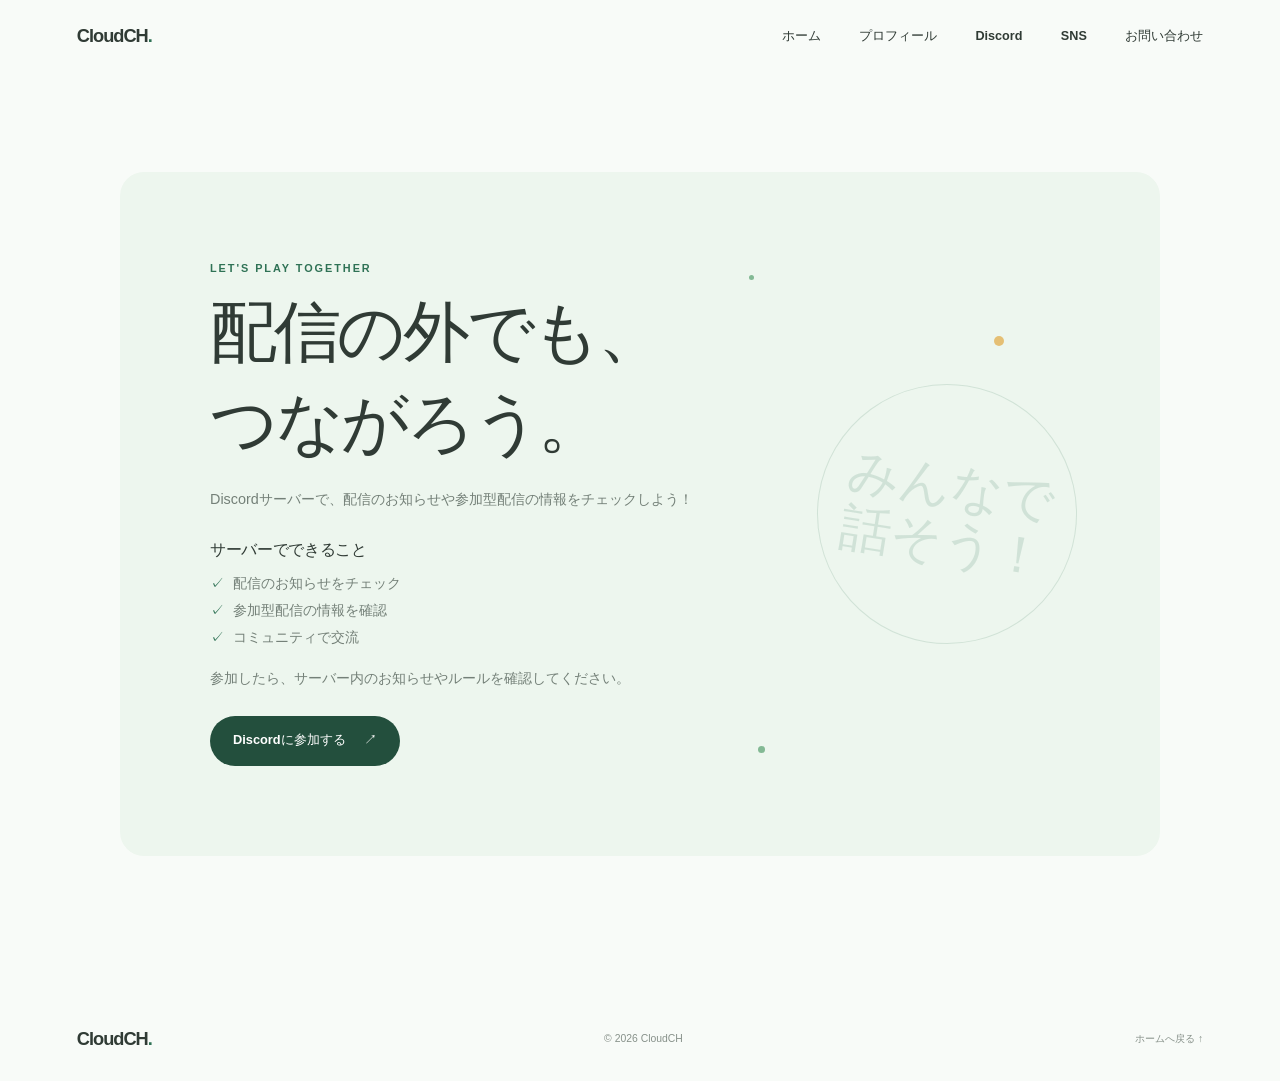
<file: discord.html>
<!doctype html>
<html lang="ja">
<head>
  <meta charset="utf-8">
  <meta name="viewport" content="width=device-width, initial-scale=1">
  <meta name="theme-color" content="#f8fbf8">
  <meta name="description" content="CloudCHのDiscordコミュニティ。配信のお知らせや参加型配信の情報はこちら。">
  <title>Discord | CloudCH</title>
  <link rel="stylesheet" href="styles.css">
  <script src="site-config.js"></script>
  <script src="script.js" defer></script>
</head>
<body class="content-page">
  <header class="site-header">
    <a class="wordmark" href="index.html" aria-label="CloudCH ホーム">CloudCH<span>.</span></a>
    <button class="menu-toggle" type="button" aria-expanded="false" aria-controls="site-nav" aria-label="メニューを開く">
      <span></span><span></span>
    </button>
    <nav class="site-nav" id="site-nav" aria-label="メインメニュー">
      <a href="index.html">ホーム</a>
      <a href="profile.html">プロフィール</a>
      <a href="discord.html" aria-current="page">Discord</a>
      <a href="index.html#social">SNS</a>
      <a href="index.html#contact">お問い合わせ</a>
    </nav>
  </header>

  <main>
    <section class="section detail-section" aria-labelledby="discord-title">
      <div class="section-inner discord-detail-card">
        <div class="discord-decoration" aria-hidden="true">みんなで<br>話そう！</div>
        <div class="discord-doodle" aria-hidden="true"><span></span><span></span><span></span></div>
        <div class="detail-copy">
          <p class="eyebrow">LET'S PLAY TOGETHER</p>
          <h1 id="discord-title">配信の外でも、<br>つながろう。</h1>
          <p class="body-copy" data-discord-description>Discordサーバーで、配信のお知らせや参加型配信の情報をチェックしよう！</p>
          <div class="community-notes">
            <h2 class="detail-subheading">サーバーでできること</h2>
            <ul>
              <li>配信のお知らせをチェック</li>
              <li>参加型配信の情報を確認</li>
              <li>コミュニティで交流</li>
            </ul>
            <p class="body-copy">参加したら、サーバー内のお知らせやルールを確認してください。</p>
          </div>
          <a class="button button-dark" data-discord-link href="#discord">Discordに参加する <span aria-hidden="true">↗</span></a>
        </div>
      </div>
    </section>
  </main>

  <footer class="site-footer">
    <a class="wordmark" href="index.html">CloudCH<span>.</span></a>
    <p>© <span id="current-year"></span> CloudCH</p>
    <a class="back-top" href="index.html">ホームへ戻る ↑</a>
  </footer>
</body>
</html>
</file>
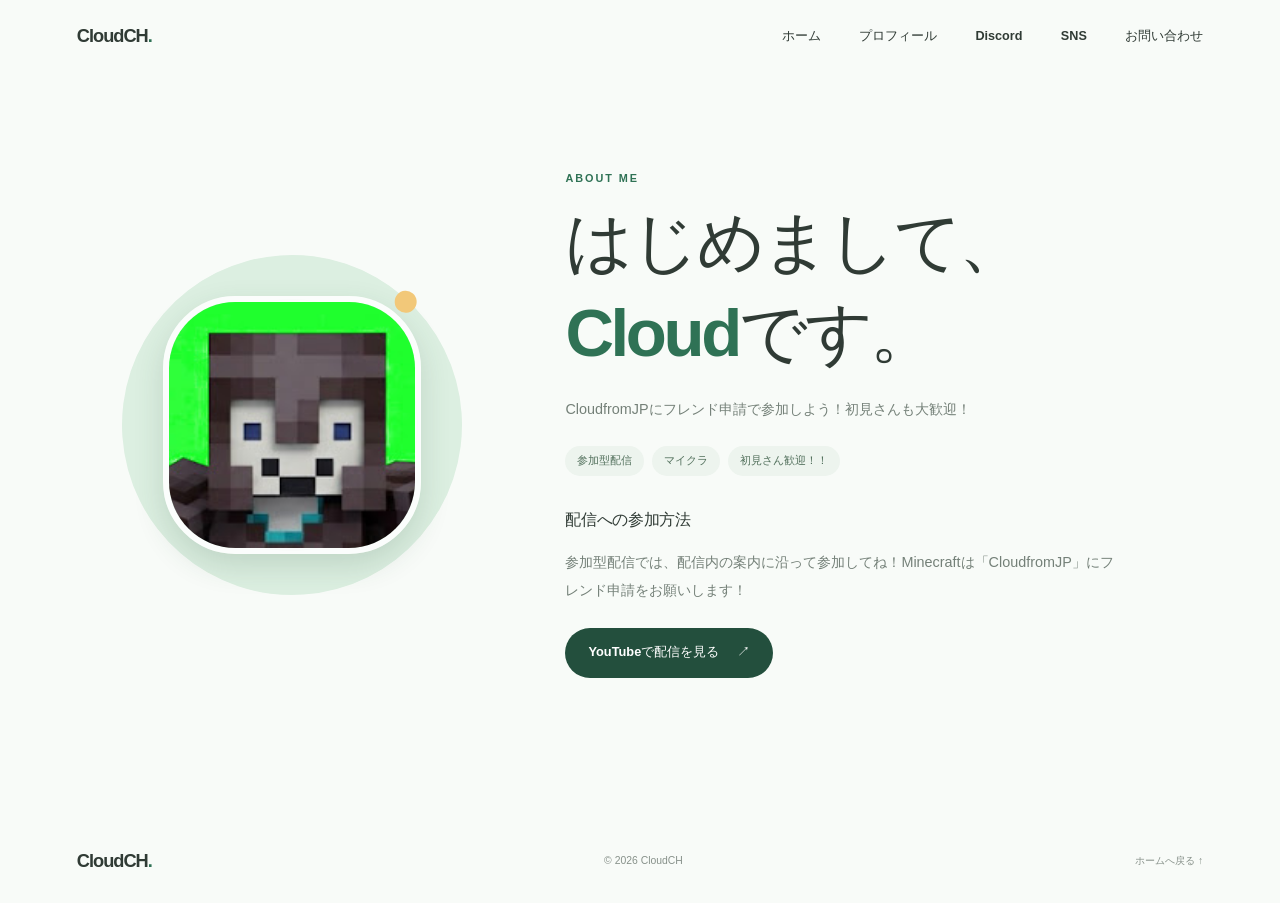
<file: profile.html>
<!doctype html>
<html lang="ja">
<head>
  <meta charset="utf-8">
  <meta name="viewport" content="width=device-width, initial-scale=1">
  <meta name="theme-color" content="#f8fbf8">
  <meta name="description" content="CloudCHのプロフィール。参加型配信や参加方法をご紹介します。">
  <title>プロフィール | CloudCH</title>
  <link rel="stylesheet" href="styles.css">
  <script src="site-config.js"></script>
  <script src="script.js" defer></script>
</head>
<body class="content-page">
  <header class="site-header">
    <a class="wordmark" href="index.html" aria-label="CloudCH ホーム">CloudCH<span>.</span></a>
    <button class="menu-toggle" type="button" aria-expanded="false" aria-controls="site-nav" aria-label="メニューを開く">
      <span></span><span></span>
    </button>
    <nav class="site-nav" id="site-nav" aria-label="メインメニュー">
      <a href="index.html">ホーム</a>
      <a href="profile.html" aria-current="page">プロフィール</a>
      <a href="discord.html">Discord</a>
      <a href="index.html#social">SNS</a>
      <a href="index.html#contact">お問い合わせ</a>
    </nav>
  </header>

  <main>
    <section class="section detail-section" aria-labelledby="profile-title">
      <div class="section-inner detail-layout">
        <div class="profile-mark detail-profile-mark">
          <img class="profile-avatar" src="channels4_profile (1).jpg" alt="クラウドチャンネルのプロフィールアイコン">
          <i aria-hidden="true"></i>
        </div>
        <div class="detail-copy">
          <p class="eyebrow">ABOUT ME</p>
          <h1 id="profile-title">はじめまして、<br><span>Cloud</span>です。</h1>
          <p class="body-copy" data-profile-bio>CloudfromJPにフレンド申請で参加しよう！初見さんも大歓迎！</p>
          <div class="profile-tags">
            <span>参加型配信</span><span>マイクラ</span><span>初見さん歓迎！！</span>
          </div>
          <h2 class="detail-subheading">配信への参加方法</h2>
          <p class="body-copy">参加型配信では、配信内の案内に沿って参加してね！Minecraftは「CloudfromJP」にフレンド申請をお願いします！</p>
          <a class="button button-dark" data-youtube-link href="index.html#social">YouTubeで配信を見る <span aria-hidden="true">↗</span></a>
        </div>
      </div>
    </section>
  </main>

  <footer class="site-footer">
    <a class="wordmark" href="index.html">CloudCH<span>.</span></a>
    <p>© <span id="current-year"></span> CloudCH</p>
    <a class="back-top" href="index.html">ホームへ戻る ↑</a>
  </footer>
</body>
</html>
</file>
<file: styles.css>
:root {
  color-scheme: light;
  --paper: #f8fbf8;
  --white: #fff;
  --ink: #303b35;
  --muted: #748078;
  --green: #2f7255;
  --green-dark: #234f3d;
  --mint: #dcefe1;
  --mint-pale: #edf6ee;
  --line: #e4ebe5;
  --thumb-width: clamp(150px, 30vw, 330px);
  font-family: "Hiragino Kaku Gothic ProN", "Yu Gothic", Meiryo, sans-serif;
  font-synthesis: none;
  text-rendering: optimizeLegibility;
}

* { box-sizing: border-box; }
html { scroll-behavior: smooth; scroll-padding-top: 76px; }
body { margin: 0; background: var(--paper); color: var(--ink); }
a { color: inherit; }
button { font: inherit; }

.site-header {
  position: absolute;
  z-index: 5;
  inset: 0 0 auto;
  display: flex;
  align-items: center;
  justify-content: space-between;
  min-height: 72px;
  padding: 0 clamp(20px, 6vw, 84px);
  color: var(--ink);
}
.wordmark { font-size: 1.14rem; font-weight: 800; letter-spacing: -.055em; text-decoration: none; }
.wordmark span { color: var(--green); }
.site-nav { display: flex; align-items: center; gap: clamp(18px, 3vw, 42px); }
.site-nav a { min-height: 44px; display: inline-flex; align-items: center; text-decoration: none; font-size: .79rem; font-weight: 600; transition: color .2s; }
.site-nav a:hover, .text-link:hover { color: var(--green); }
.menu-toggle { display: none; }

.hero {
  position: relative;
  display: grid;
  min-height: min(760px, 100vh);
  min-height: min(760px, 100svh);
  align-items: center;
  overflow: hidden;
  isolation: isolate;
  background: #dcefe2;
}
.marquee-stack { position: absolute; z-index: -2; inset: 19% -2% 16%; display: flex; flex-direction: column; justify-content: center; gap: 18px; transform: rotate(-4deg) scale(1.13); }
.marquee-row { overflow: hidden; width: 100%; }
.marquee-track { display: flex; width: max-content; gap: 0; animation: drift-left 50s linear .65s infinite backwards; }
.marquee-row-lower .marquee-track { position: relative; left: calc(var(--thumb-width) / -2); }
.marquee-card {
  position: relative;
  display: block;
  width: var(--thumb-width);
  aspect-ratio: 16 / 9;
  flex: 0 0 auto;
  overflow: hidden;
  border: 5px solid rgba(255,255,255,.82);
  border-radius: 13px;
  background: linear-gradient(135deg, #a9d8b7, #5f9b77);
  box-shadow: 0 14px 34px rgba(44, 80, 57, .15);
  text-decoration: none;
  margin-right: 16px;
}
.marquee-card img { width: 100%; height: 100%; display: block; object-fit: cover; }
.marquee-card::after { position: absolute; inset: auto 0 0; content: ""; height: 48%; background: linear-gradient(transparent, rgba(28, 44, 34, .68)); }
.marquee-card-title { position: absolute; z-index: 1; inset: auto 12px 10px; overflow: hidden; color: white; font-size: clamp(.65rem, 1.25vw, .88rem); font-weight: 700; text-overflow: ellipsis; white-space: nowrap; text-shadow: 0 1px 5px #26352b; }
.marquee-card.is-placeholder { display: grid; place-items: center; background: linear-gradient(145deg, #c8e5ce, #83b991); }
.marquee-card.is-placeholder::before { content: "CloudCH"; color: rgba(255,255,255,.83); font-size: clamp(1.2rem, 3vw, 2rem); font-weight: 800; letter-spacing: -.06em; }
.marquee-card.is-placeholder::after { content: "動画を準備中"; inset: auto 12px 10px; height: auto; background: none; text-align: center; font-size: .65rem; color: rgba(255,255,255,.9); }
.hero-shade { position: absolute; z-index: -1; inset: 0; background: radial-gradient(ellipse at center, rgba(247,251,247,.82) 0%, rgba(247,251,247,.59) 34%, rgba(247,251,247,.06) 76%); }
.hero-content { width: min(100% - 40px, 720px); margin: 28px auto 0; text-align: center; animation: rise-in .8s both; }
.eyebrow { margin: 0 0 13px; color: var(--green); font-size: .68rem; font-weight: 800; letter-spacing: .18em; }
.hero-eyebrow { color: #527a60; }
.hero h1 { margin: 0; font-size: clamp(4.5rem, 15vw, 10rem); line-height: .96; letter-spacing: -.09em; font-weight: 850; }
.hero-copy { margin: 19px 0 27px; color: #596a5d; font-size: clamp(.86rem, 2.4vw, 1.05rem); letter-spacing: .08em; }
.button { display: inline-flex; align-items: center; justify-content: center; gap: 18px; min-height: 50px; padding: 0 23px; border-radius: 99px; font-size: .8rem; font-weight: 700; text-decoration: none; transition: transform .2s, background .2s; }
.button:hover { transform: translateY(-2px); }
.button-light { background: white; color: var(--green-dark); box-shadow: 0 6px 22px rgba(49, 93, 64, .1); }
.button-light:hover { background: #f3fbf4; }
.scroll-cue { position: absolute; bottom: 23px; left: 50%; display: flex; align-items: center; flex-direction: column; gap: 7px; color: #55705d; font-size: .55rem; font-weight: 700; letter-spacing: .16em; text-decoration: none; transform: translateX(-50%); }
.scroll-cue span { width: 1px; height: 26px; background: #779480; }
.hero-sparkle { position: absolute; color: rgba(64, 126, 83, .4); }
.sparkle-one { top: 26%; left: 12%; font-size: 1.8rem; }
.sparkle-two { right: 12%; bottom: 25%; font-size: 1.3rem; }

.section { padding: clamp(75px, 11vw, 145px) 24px; }
.section-inner { position: relative; width: min(100%, 1040px); margin: 0 auto; }
.profile-mark { position: relative; display: grid; width: min(100%, 320px); aspect-ratio: 1; place-items: center; justify-self: center; border-radius: 50%; background: var(--mint); transform: rotate(-4deg); }
.profile-mark::before, .profile-mark::after { position: absolute; z-index: 0; content: ""; border: 1px solid rgba(47,114,85,.17); border-radius: 50%; pointer-events: none; }
.profile-mark::before { inset: 13%; }
.profile-mark::after { inset: 23%; }
.profile-avatar { position: relative; z-index: 1; width: 76%; aspect-ratio: 1; border: 6px solid rgba(255,255,255,.9); border-radius: 28%; object-fit: cover; box-shadow: 0 12px 30px rgba(44,80,57,.16); transform: rotate(4deg); }
.profile-mark i { position: absolute; z-index: 2; top: 13%; right: 11%; width: 22px; height: 22px; border-radius: 50%; background: #f2c879; }
.section-heading h2, .contact-inner h2 { margin: 0; font-size: clamp(2rem, 5vw, 3.3rem); line-height: 1.38; letter-spacing: -.045em; }
.body-copy { max-width: 550px; margin: 17px 0 0; color: var(--muted); font-size: .9rem; line-height: 1.95; }
.profile-tags { display: flex; flex-wrap: wrap; gap: 8px; margin-top: 22px; }
.profile-tags span { padding: 8px 12px; border-radius: 99px; background: #edf4ee; color: #52705c; font-size: .68rem; font-weight: 700; }
.button-dark { margin-top: 24px; background: var(--green-dark); color: white; }
.button-dark:hover { background: var(--green); }
.discord-decoration { position: absolute; right: 11%; top: 50%; display: grid; width: clamp(160px, 25vw, 260px); aspect-ratio: 1; place-content: center; border: 1px solid rgba(47,114,85,.15); border-radius: 50%; color: rgba(47,114,85,.15); font-size: clamp(2rem, 4vw, 3.5rem); font-weight: 800; line-height: 1.12; text-align: center; transform: translateY(-50%) rotate(9deg); }
.discord-doodle span { position: absolute; width: 10px; height: 10px; border-radius: 50%; background: #e5bf74; }
.discord-doodle span:nth-child(1) { top: 24%; right: 15%; }
.discord-doodle span:nth-child(2) { right: 38%; bottom: 15%; width: 7px; height: 7px; background: #83b994; }
.discord-doodle span:nth-child(3) { top: 15%; right: 39%; width: 5px; height: 5px; background: #83b994; }

.social-section { padding-bottom: clamp(75px, 10vw, 125px); }
.section-heading { display: flex; align-items: end; justify-content: space-between; gap: 20px; margin-bottom: 30px; }
.section-heading .body-copy { margin: 0 0 8px; }
.social-links { display: grid; grid-template-columns: repeat(2, 1fr); gap: 12px; }
.social-card { position: relative; display: flex; min-height: 132px; align-items: end; justify-content: space-between; padding: 20px 52px 20px 20px; border: 1px solid var(--line); border-radius: 15px; background: white; text-decoration: none; transition: transform .2s, border-color .2s, background .2s; }
.social-card:hover:not(.is-disabled) { transform: translateY(-4px); border-color: #b6d2bd; }
.social-card.is-disabled { cursor: default; }
.social-youtube { background: #e9f4eb; border-color: #e9f4eb; }
.social-icon { position: absolute; top: 17px; right: 17px; width: 43px; height: 43px; }
.youtube-icon rect { fill: #f04e45; }
.youtube-icon path { fill: #fff; }
.twitch-icon path:first-child { fill: #7651c9; }
.twitch-icon path:last-child { fill: #fff; }
.social-index { position: absolute; top: 18px; left: 20px; color: #98a69b; font-size: .63rem; font-weight: 700; }
.social-name { font-size: 1.05rem; font-weight: 800; }
.social-name small { display: block; margin-top: 3px; color: var(--muted); font-size: .65rem; font-weight: 500; }
.social-arrow { color: var(--green); font-size: 1.1rem; }

.page-link-grid { display: grid; grid-template-columns: repeat(2, minmax(0, 1fr)); gap: 16px; }
.pages-section { overflow-x: clip; }
.page-link-card { position: relative; display: flex; min-height: 260px; flex-direction: column; align-items: flex-start; justify-content: flex-end; overflow: hidden; padding: clamp(24px, 5vw, 46px); border-radius: 20px; text-decoration: none; transition: transform .2s; }
.page-link-card:hover { transform: translateY(-4px); }
.profile-link-card { background: #e7f2e8; }
.discord-link-card { background: #eef4ed; }
.page-link-index { position: absolute; top: 24px; left: clamp(24px, 5vw, 46px); color: var(--green); font-size: .64rem; font-weight: 800; letter-spacing: .12em; }
.page-link-title { font-size: clamp(1.7rem, 4vw, 2.7rem); font-weight: 800; line-height: 1.35; letter-spacing: -.05em; }
.page-link-copy { margin-top: 11px; color: var(--muted); font-size: .78rem; }
.page-link-arrow { position: absolute; right: 24px; bottom: 24px; display: grid; width: 42px; height: 42px; place-items: center; border: 1px solid rgba(47,114,85,.2); border-radius: 50%; color: var(--green); }
.page-link-grid.has-scroll-reveal .page-link-card { opacity: var(--scroll-opacity, 0); transform: translate3d(var(--scroll-offset, -110vw), 0, 0); will-change: transform, opacity; }

.content-page .site-header { position: relative; background: var(--paper); }
.detail-section { min-height: calc(100vh - 157px); padding-top: clamp(55px, 8vw, 100px); }
.detail-layout { display: grid; grid-template-columns: minmax(220px, .75fr) 1.3fr; align-items: center; gap: clamp(35px, 8vw, 115px); }
.detail-profile-mark { width: min(100%, 340px); }
.detail-copy { max-width: 640px; }
.detail-copy h1 { margin: 0; font-size: clamp(2.4rem, 6vw, 4.2rem); line-height: 1.35; letter-spacing: -.05em; }
.detail-copy h1 span { color: var(--green); }
.detail-subheading { margin: 34px 0 0; font-size: 1rem; letter-spacing: -.02em; }
.detail-copy .button { margin-top: 24px; }
.discord-detail-card { position: relative; display: flex; min-height: 500px; align-items: center; overflow: hidden; padding: clamp(32px, 8vw, 90px); border-radius: 24px; background: var(--mint-pale); }
.discord-detail-card .detail-copy { position: relative; z-index: 1; }
.discord-detail-card .body-copy { max-width: 500px; }
.discord-detail-card .discord-decoration { right: 8%; }
.discord-detail-card .discord-doodle { position: absolute; inset: 0; }
.community-notes { margin-top: 26px; }
.community-notes .detail-subheading { margin-top: 0; }
.community-notes ul { display: grid; gap: 9px; margin: 14px 0 0; padding: 0; color: var(--muted); font-size: .85rem; list-style: none; }
.community-notes li::before { margin-right: 9px; color: var(--green); content: "✓"; font-weight: 800; }

.contact-section { padding-top: 70px; padding-bottom: 80px; background: #f0f6f0; text-align: center; }
.contact-inner .body-copy { margin-right: auto; margin-left: auto; }
.text-link { display: inline-flex; min-height: 48px; align-items: center; gap: 12px; margin-top: 18px; color: var(--green-dark); font-size: .8rem; font-weight: 800; text-decoration: none; transition: color .2s; }
.site-footer { display: flex; min-height: 85px; align-items: center; justify-content: space-between; gap: 15px; padding: 18px clamp(20px, 6vw, 84px); background: var(--paper); }
.site-footer p, .back-top { margin: 0; color: #87918a; font-size: .65rem; }
.back-top { min-height: 44px; display: inline-flex; align-items: center; text-decoration: none; }
.is-disabled { opacity: .58; }

@keyframes drift-left { to { transform: translateX(-50%); } }
@keyframes rise-in { from { opacity: 0; transform: translateY(14px); } to { opacity: 1; transform: translateY(0); } }

@media (hover: hover) and (prefers-reduced-motion: no-preference) {
  .marquee-stack:hover .marquee-track { animation-play-state: paused; }
}
@media (max-width: 700px) {
  :root { --thumb-width: clamp(136px, 41vw, 205px); }
  html { scroll-padding-top: 64px; }
  .site-header { min-height: 64px; padding: 0 20px; }
  .content-page .site-header { position: sticky; top: 0; background: rgba(248,251,248,.96); }
  .menu-toggle { z-index: 2; display: flex; width: 44px; height: 44px; flex-direction: column; align-items: center; justify-content: center; gap: 6px; border: 0; border-radius: 50%; background: rgba(255,255,255,.8); cursor: pointer; }
  .menu-toggle span { width: 18px; height: 1.5px; background: var(--ink); transition: transform .2s; }
  .menu-toggle[aria-expanded="true"] span:first-child { transform: translateY(3.75px) rotate(45deg); }
  .menu-toggle[aria-expanded="true"] span:last-child { transform: translateY(-3.75px) rotate(-45deg); }
  .site-nav { position: absolute; top: 56px; right: 15px; left: 15px; display: none; flex-direction: column; align-items: stretch; gap: 0; padding: 8px 17px; border: 1px solid rgba(47,114,85,.1); border-radius: 16px; background: rgba(255,255,255,.97); box-shadow: 0 14px 35px rgba(39,70,47,.1); }
  .site-nav.is-open { display: flex; }
  .site-nav a { min-height: 48px; border-bottom: 1px solid var(--line); }
  .site-nav a:last-child { border-bottom: 0; }
  .hero { min-height: min(700px, 100vh); min-height: min(700px, 100svh); }
  .marquee-stack { inset: 24% -5% 23%; gap: 13px; transform: rotate(-5deg) scale(1.16); }
  .marquee-track { animation-duration: 48s; }
  .marquee-card { margin-right: 10px; }
  .marquee-card { border-width: 3px; border-radius: 9px; }
  .marquee-card-title { inset: auto 7px 7px; }
  .hero-shade { background: radial-gradient(ellipse at center, rgba(247,251,247,.9) 0%, rgba(247,251,247,.67) 45%, rgba(247,251,247,.1) 100%); }
  .hero-content { margin-top: 20px; }
  .hero h1 { font-size: clamp(4.2rem, 21vw, 7rem); }
  .hero-copy { margin: 15px 0 22px; }
  .scroll-cue { bottom: 14px; }
  .section { padding-right: 22px; padding-left: 22px; }
  .page-link-grid { grid-template-columns: repeat(2, minmax(0, 1fr)); gap: 10px; }
  .page-link-card { min-height: 210px; padding: 18px 14px; border-radius: 15px; }
  .page-link-index { top: 16px; left: 14px; font-size: .52rem; letter-spacing: .08em; }
  .page-link-title { font-size: clamp(1rem, 5vw, 1.35rem); }
  .page-link-copy { max-width: 100%; margin-top: 8px; font-size: .62rem; }
  .page-link-arrow { right: 12px; bottom: 12px; width: 34px; height: 34px; }
  .detail-section { min-height: calc(100vh - 139px); padding-top: 45px; }
  .detail-layout { grid-template-columns: 1fr; gap: 35px; }
  .detail-profile-mark { width: min(52vw, 220px); }
  .profile-avatar { border-width: 4px; }
  .detail-copy { margin: 0 auto; }
  .discord-detail-card { min-height: 580px; align-items: flex-start; padding: 36px 25px; border-radius: 20px; }
  .discord-detail-card .discord-decoration { top: auto; right: -18px; bottom: -30px; width: 180px; transform: rotate(9deg); }
  .discord-detail-card .detail-copy { max-width: 100%; }
  .discord-detail-card .detail-copy > .body-copy { max-width: 330px; }
  .section-heading { align-items: start; flex-direction: column; gap: 8px; }
  .social-links { grid-template-columns: 1fr; gap: 9px; }
  .social-card { min-height: 90px; align-items: center; padding: 18px 76px 18px 20px; }
  .social-icon { top: 50%; right: 42px; width: 34px; height: 34px; transform: translateY(-50%); }
  .social-arrow { position: absolute; top: 50%; right: 16px; transform: translateY(-50%); }
  .social-index { top: 12px; left: auto; right: 16px; font-size: .56rem; }
  .contact-section { padding-top: 65px; padding-bottom: 65px; }
  .site-footer { flex-wrap: wrap; min-height: 75px; padding: 15px 20px; }
}
@media (max-width: 380px) {
  .hero h1 { font-size: 4.15rem; }
  .profile-tags { gap: 6px; }
  .profile-tags span { padding: 7px 9px; }
}
@media (prefers-reduced-motion: reduce) {
  *, *::before, *::after { scroll-behavior: auto !important; animation-duration: .01ms !important; animation-iteration-count: 1 !important; transition-duration: .01ms !important; }
  .marquee-track { animation: none !important; }
  .page-link-grid.has-scroll-reveal .page-link-card { opacity: 1; transform: none; will-change: auto; }
}
</file>
